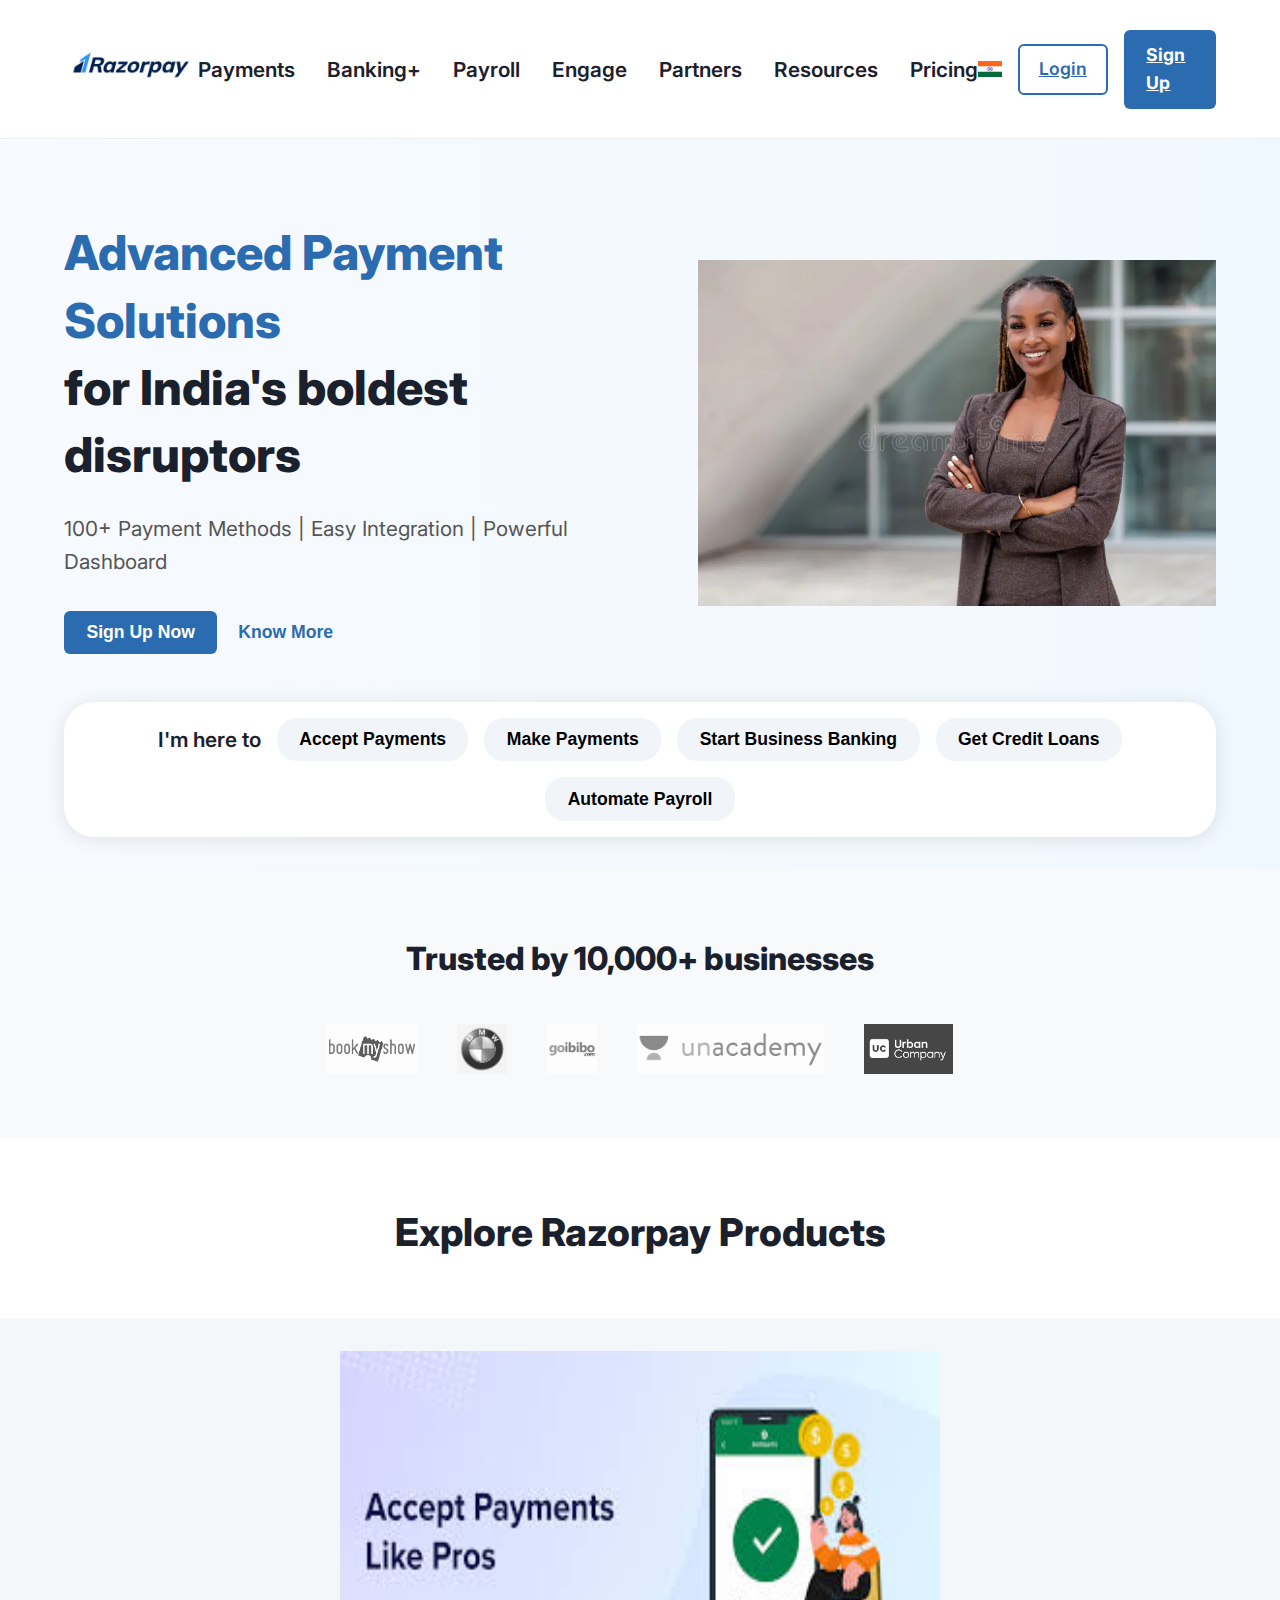
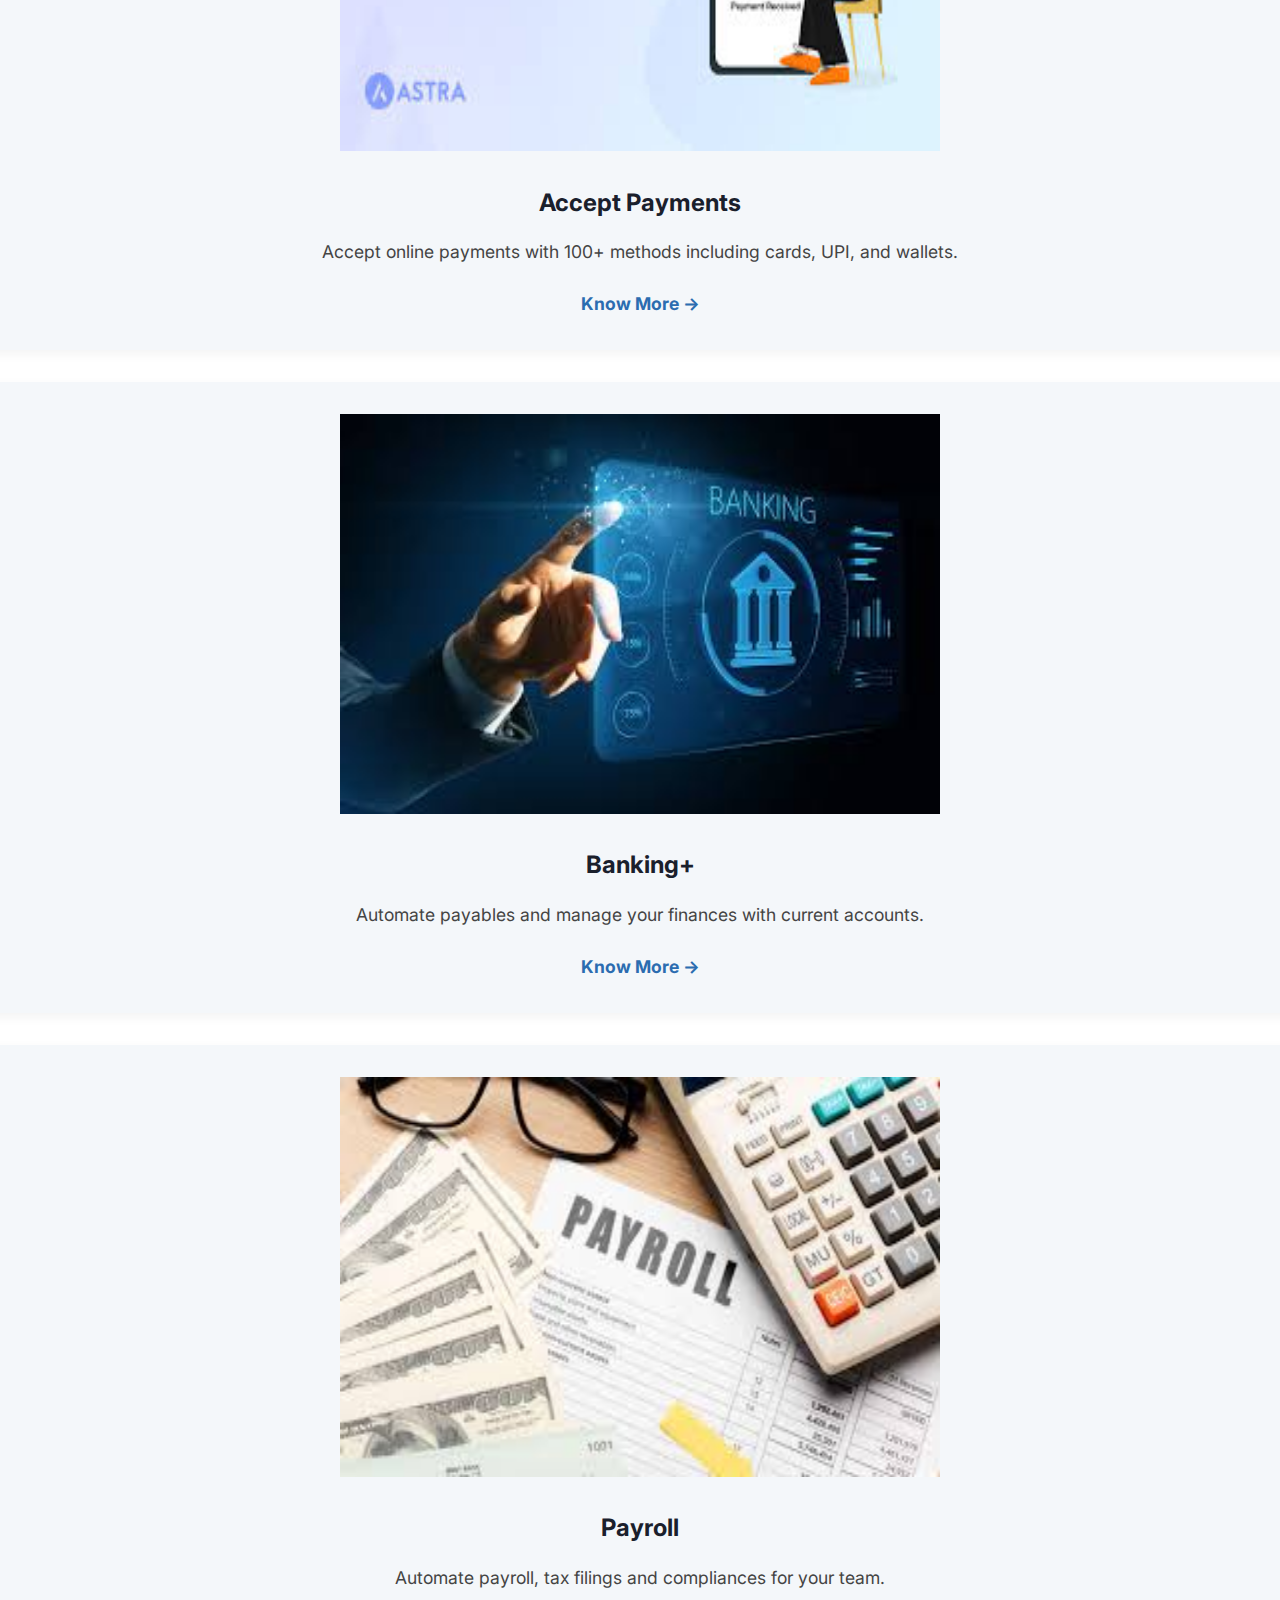
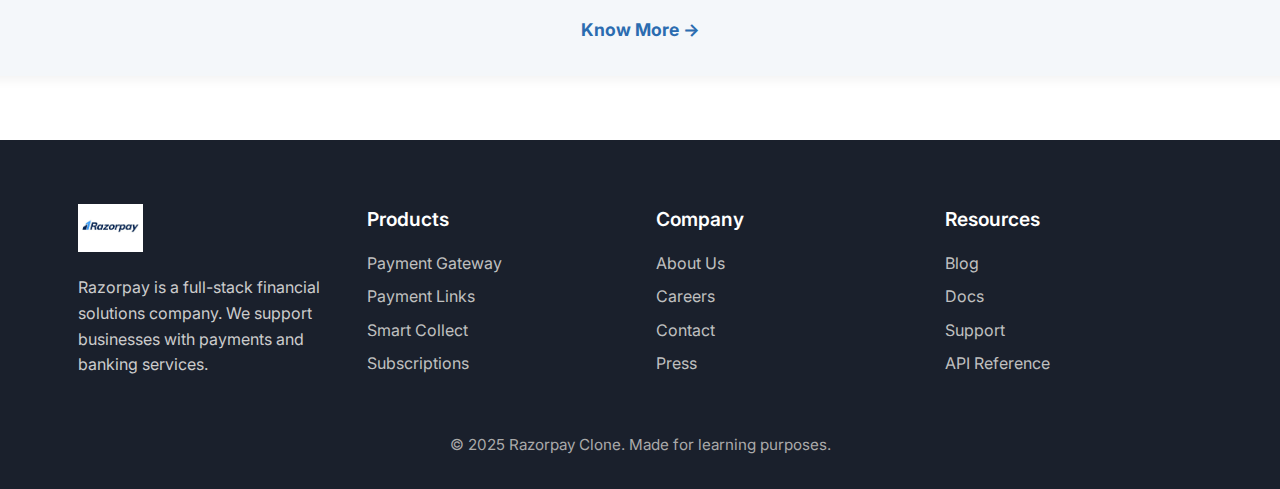
<file: index.html>
<!DOCTYPE html>
<html lang="en">
<head>
  <meta charset="UTF-8" />
  <meta name="viewport" content="width=device-width, initial-scale=1.0"/>
  <title>Razorpay Clone</title>
  <link rel="stylesheet" href="styles.css" />
  <link href="https://fonts.googleapis.com/css2?family=Inter:wght@400;600;700;800&display=swap" rel="stylesheet">
</head>
<body>
  <!-- Navbar -->
  <header class="navbar">
    <div class="container">
      <img src="assets/logo.png" alt="Razorpay Logo" class="logo" />
      <nav class="nav-menu">
        <a href="payments.html">Payments</a>
        <a href="banking.html">Banking+</a>
        <a href="payroll.html">Payroll</a>
        <a href="#">Engage</a>
        <a href="#">Partners</a>
        <a href="#">Resources</a>
        <a href="#">Pricing</a>
      </nav>
      <div class="nav-right">
        <img src="assets/india-flag.png" alt="flag" class="flag"/>
         <a href="login.html" class="btn-outline">Login</a>
         <a href="signup.html" class="btn-primary">Sign Up</a>
      </div>
    </div>
  </header>

  <!-- Hero Section -->
  <section class="hero">
    <div class="container hero-content">
      <div class="hero-text">
        <h1><span class="blue">Advanced Payment Solutions</span><br>for India's boldest disruptors</h1>
        <p>100+ Payment Methods | Easy Integration | Powerful Dashboard</p>
        <div class="cta-buttons">
          <button class="btn-primary">Sign Up Now</button>
          <button class="btn-link">Know More</button>
        </div>
      </div>
      <div class="hero-visual">
        <img src="assets/woman.png" class="hero-person" alt="woman" />
        
      </div>
    </div>
    <div class="hero-filter">
      <span>I'm here to</span>
      <button>Accept Payments</button>
      <button>Make Payments</button>
      <button>Start Business Banking</button>
      <button>Get Credit Loans</button>
      <button>Automate Payroll</button>
    </div>
  </section>
  <!-- Trusted Brands Section -->
<section class="brands">
  <div class="container">
    <p class="brands-title">Trusted by 10,000+ businesses</p>
    <div class="brands-logos">
      <img src="[data-uri]" alt="Brand 1" />
      <img src="[data-uri]" alt="Brand 2" />
      <img src="[data-uri]" alt="Brand 3" />
      <img src="[data-uri]" alt="Brand 4" />
      <img src="[data-uri]" alt="Brand 5" />
      <!-- Add more logos as needed -->
    </div>
  </div>
</section>

<!-- Feature Overview Section -->
<section class="features">
  <div class="container">
    <h2 class="features-title">Explore Razorpay Products</h2>
    <div class="feature-grid">
      <div class="feature-card">
        <img src="[data-uri]" alt="Accept Payments" />
        <h3>Accept Payments</h3>
        <p>Accept online payments with 100+ methods including cards, UPI, and wallets.</p>
        <a href="#">Know More →</a>
      </div>
      <div class="feature-card">
        <img src="[data-uri]" alt="Banking+" />
        <h3>Banking+</h3>
        <p>Automate payables and manage your finances with current accounts.</p>
        <a href="#">Know More →</a>
      </div>
      <div class="feature-card">
        <img src="[data-uri]" alt="Payroll" />
        <h3>Payroll</h3>
        <p>Automate payroll, tax filings and compliances for your team.</p>
        <a href="#">Know More →</a>
      </div>
    </div>
  </div>
</section>
<!-- Footer -->
<footer class="footer">
  <div class="container footer-grid">
    <div class="footer-col">
      <img src="assets/logo.png" alt="Razorpay" class="footer-logo" />
      <p class="footer-about">Razorpay is a full-stack financial solutions company. We support businesses with payments and banking services.</p>
    </div>
    <div class="footer-col">
      <h4>Products</h4>
      <ul>
        <li><a href="#">Payment Gateway</a></li>
        <li><a href="#">Payment Links</a></li>
        <li><a href="#">Smart Collect</a></li>
        <li><a href="#">Subscriptions</a></li>
      </ul>
    </div>
    <div class="footer-col">
      <h4>Company</h4>
      <ul>
        <li><a href="#">About Us</a></li>
        <li><a href="#">Careers</a></li>
        <li><a href="#">Contact</a></li>
        <li><a href="#">Press</a></li>
      </ul>
    </div>
    <div class="footer-col">
      <h4>Resources</h4>
      <ul>
        <li><a href="#">Blog</a></li>
        <li><a href="#">Docs</a></li>
        <li><a href="#">Support</a></li>
        <li><a href="#">API Reference</a></li>
      </ul>
    </div>
  </div>
  <div class="footer-bottom">
    <p>© 2025 Razorpay Clone. Made for learning purposes.</p>
  </div>
</footer>


</body>
</html>
</file>
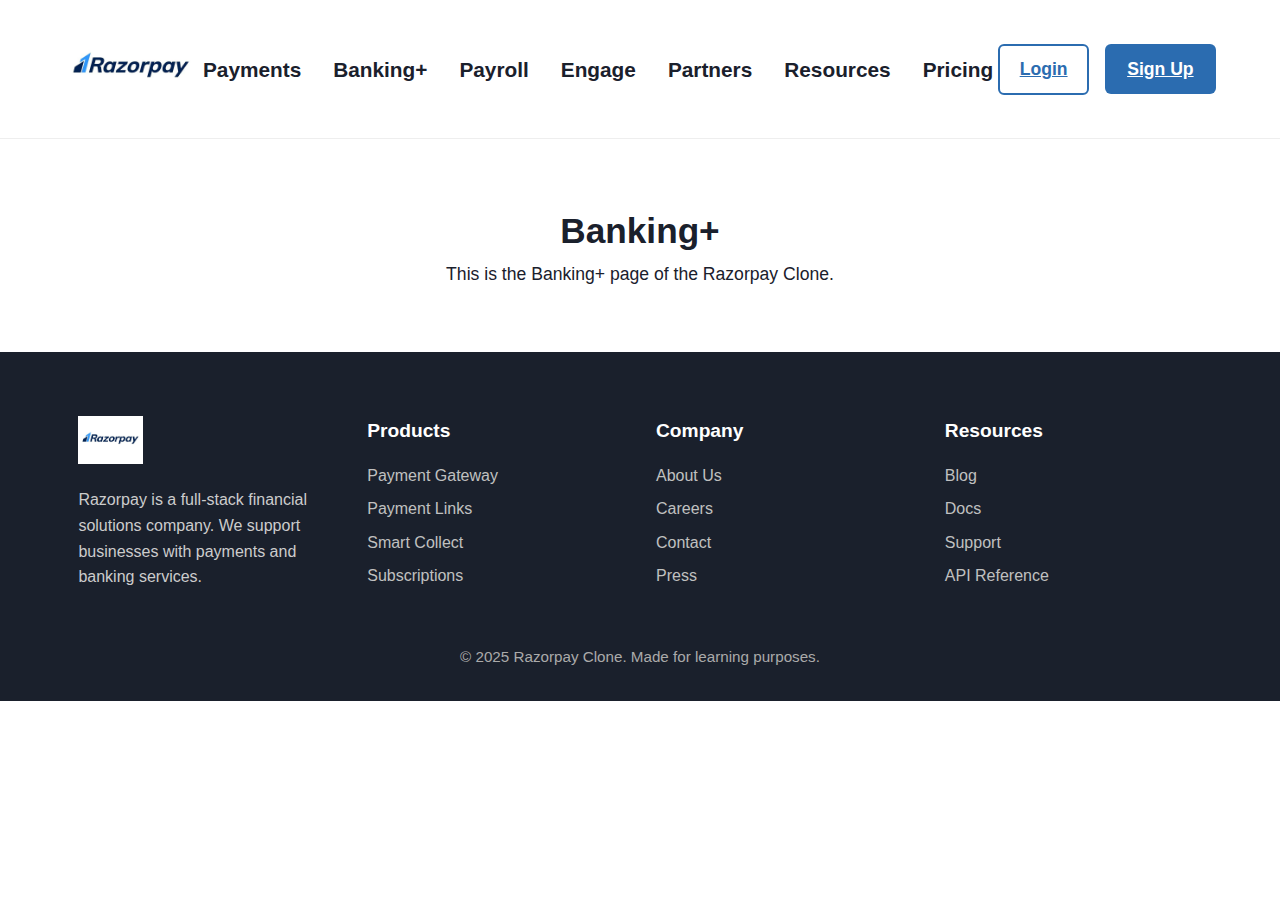
<file: banking.html>
<!DOCTYPE html>
<html lang="en">
<head>
  <meta charset="UTF-8">
  <title>Payments</title>
  <link rel="stylesheet" href="styles.css">
</head>
<body>
  <header class="navbar">
    <div class="container">
      <img src="assets/logo.png" alt="Razorpay Logo" class="logo" />
      <nav class="nav-menu">
        <a href="payments.html">Payments</a>
        <a href="banking.html">Banking+</a>
        <a href="payroll.html">Payroll</a>
        <a href="#">Engage</a>
        <a href="#">Partners</a>
        <a href="#">Resources</a>
        <a href="#">Pricing</a>
      </nav>
      <div class="nav-right">
        <a href="login.html" class="btn-outline">Login</a>
        <a href="signup.html" class="btn-primary">Sign Up</a>
      </div>
    </div>
  </header>

  <main class="container" style="padding: 4rem 1rem; text-align: center;">
    <h1>Banking+</h1>
    <p>This is the Banking+ page of the Razorpay Clone.</p>
  </main>

<!-- Footer -->
 
<footer class="footer">
  <div class="container footer-grid">
    <div class="footer-col">
      <img src="assets/logo.png" alt="Razorpay" class="footer-logo" />
      <p class="footer-about">Razorpay is a full-stack financial solutions company. We support businesses with payments and banking services.</p>
    </div>
    <div class="footer-col">
      <h4>Products</h4>
      <ul>
        <li><a href="#">Payment Gateway</a></li>
        <li><a href="#">Payment Links</a></li>
        <li><a href="#">Smart Collect</a></li>
        <li><a href="#">Subscriptions</a></li>
      </ul>
    </div>
    <div class="footer-col">
      <h4>Company</h4>
      <ul>
        <li><a href="#">About Us</a></li>
        <li><a href="#">Careers</a></li>
        <li><a href="#">Contact</a></li>
        <li><a href="#">Press</a></li>
      </ul>
    </div>
    <div class="footer-col">
      <h4>Resources</h4>
      <ul>
        <li><a href="#">Blog</a></li>
        <li><a href="#">Docs</a></li>
        <li><a href="#">Support</a></li>
        <li><a href="#">API Reference</a></li>
      </ul>
    </div>
  </div>
  <div class="footer-bottom">
    <p>© 2025 Razorpay Clone. Made for learning purposes.</p>
  </div>
</footer>
</body>
</html>
</file>
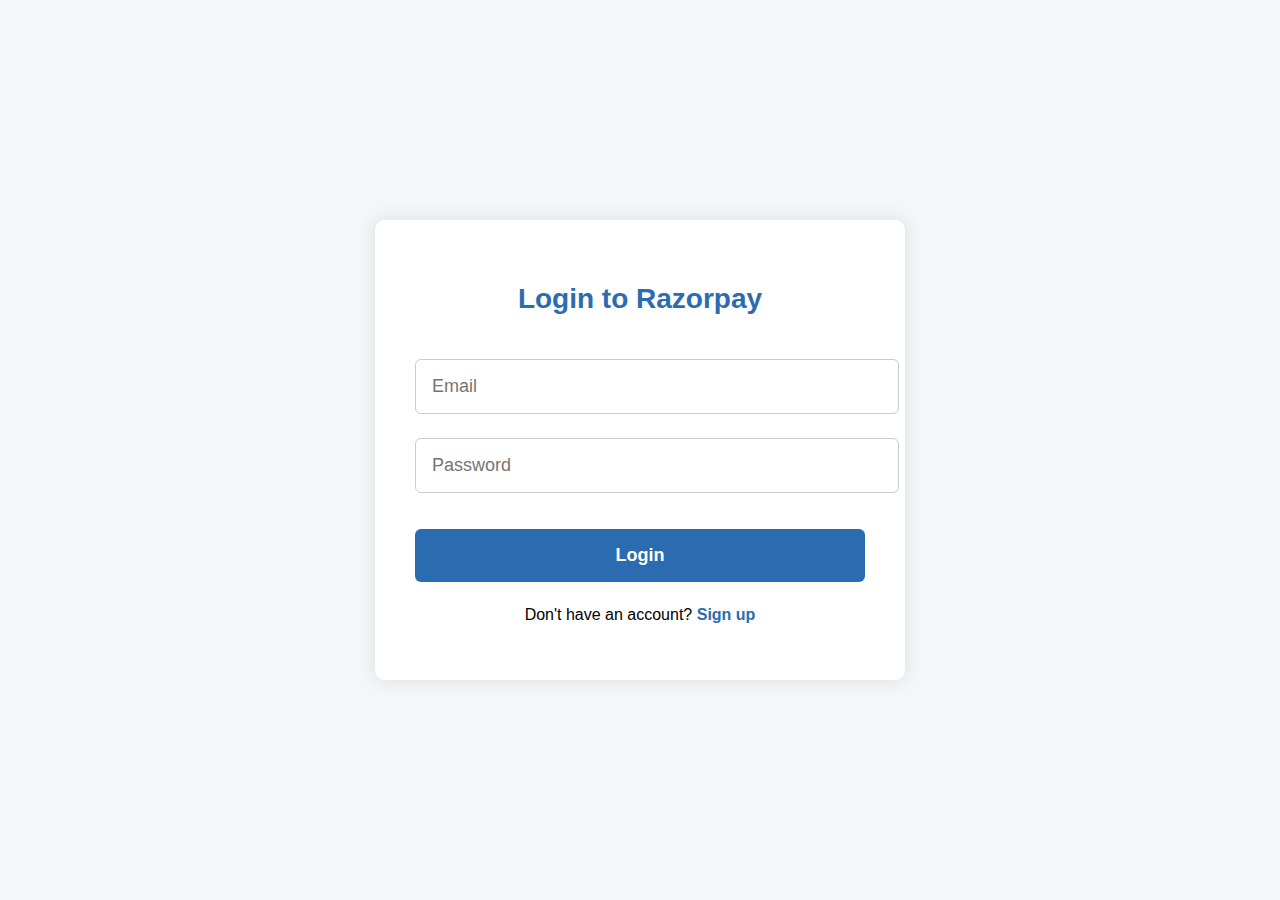
<file: login.html>
<!DOCTYPE html>
<html lang="en">
<head>
  <meta charset="UTF-8" />
  <meta name="viewport" content="width=device-width, initial-scale=1.0"/>
  <title>Login</title>
  <link rel="stylesheet" href="auth.css" />
</head>
<body>
    
  <div class="auth-container">
    <h2>Login to Razorpay</h2>
    <form>
      <input type="email" placeholder="Email" required />
      <input type="password" placeholder="Password" required />
      <button type="submit">Login</button>
      <p>Don't have an account? <a href="signup.html">Sign up</a></p>
    </form>
  </div>
  <script src="script.js"></script>
</body>
</html>
</file>
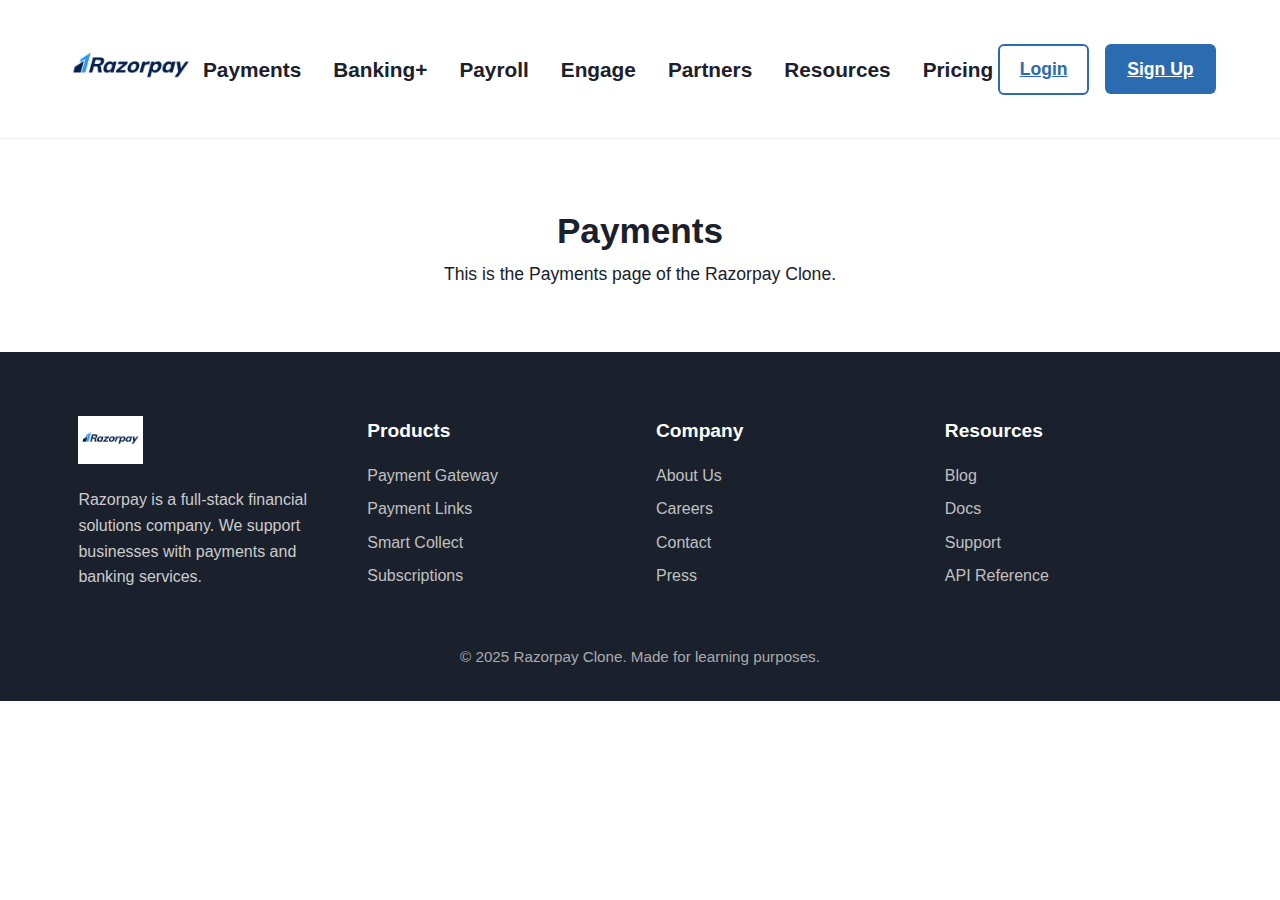
<file: payments.html>
<!DOCTYPE html>
<html lang="en">
<head>
  <meta charset="UTF-8">
  <title>Payments</title>
  <link rel="stylesheet" href="styles.css">
</head>
<body>
  <header class="navbar">
    <div class="container">
      <img src="assets/logo.png" alt="Razorpay Logo" class="logo" />
      <nav class="nav-menu">
        <a href="payments.html">Payments</a>
        <a href="banking.html">Banking+</a>
        <a href="payroll.html">Payroll</a>
        <a href="#">Engage</a>
        <a href="#">Partners</a>
        <a href="#">Resources</a>
        <a href="#">Pricing</a>
      </nav>
      <div class="nav-right">
        <a href="login.html" class="btn-outline">Login</a>
        <a href="signup.html" class="btn-primary">Sign Up</a>
      </div>
    </div>
  </header>

  <main class="container" style="padding: 4rem 1rem; text-align: center;">
    <h1>Payments</h1>
    <p>This is the Payments page of the Razorpay Clone.</p>
  </main>

<!-- Footer -->
 
<footer class="footer">
  <div class="container footer-grid">
    <div class="footer-col">
      <img src="assets/logo.png" alt="Razorpay" class="footer-logo" />
      <p class="footer-about">Razorpay is a full-stack financial solutions company. We support businesses with payments and banking services.</p>
    </div>
    <div class="footer-col">
      <h4>Products</h4>
      <ul>
        <li><a href="#">Payment Gateway</a></li>
        <li><a href="#">Payment Links</a></li>
        <li><a href="#">Smart Collect</a></li>
        <li><a href="#">Subscriptions</a></li>
      </ul>
    </div>
    <div class="footer-col">
      <h4>Company</h4>
      <ul>
        <li><a href="#">About Us</a></li>
        <li><a href="#">Careers</a></li>
        <li><a href="#">Contact</a></li>
        <li><a href="#">Press</a></li>
      </ul>
    </div>
    <div class="footer-col">
      <h4>Resources</h4>
      <ul>
        <li><a href="#">Blog</a></li>
        <li><a href="#">Docs</a></li>
        <li><a href="#">Support</a></li>
        <li><a href="#">API Reference</a></li>
      </ul>
    </div>
  </div>
  <div class="footer-bottom">
    <p>© 2025 Razorpay Clone. Made for learning purposes.</p>
  </div>
</footer>
</body>
</html>
</file>
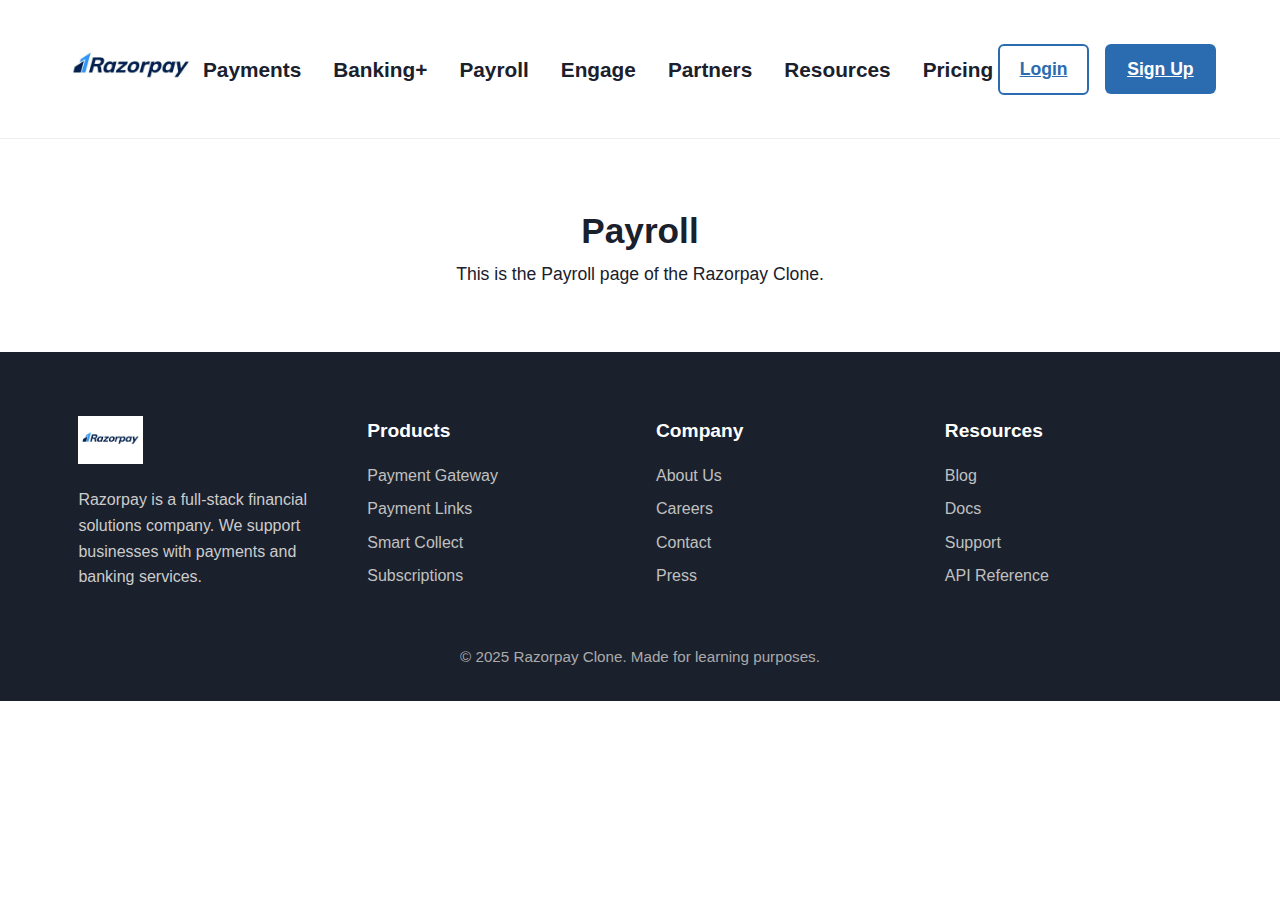
<file: payroll.html>
<!DOCTYPE html>
<html lang="en">
<head>
  <meta charset="UTF-8">
  <title>Payments</title>
  <link rel="stylesheet" href="styles.css">
</head>
<body>
  <header class="navbar">
    <div class="container">
      <img src="assets/logo.png" alt="Razorpay Logo" class="logo" />
      <nav class="nav-menu">
        <a href="payments.html">Payments</a>
        <a href="banking.html">Banking+</a>
        <a href="payroll.html">Payroll</a>
        <a href="#">Engage</a>
        <a href="#">Partners</a>
        <a href="#">Resources</a>
        <a href="#">Pricing</a>
      </nav>
      <div class="nav-right">
        <a href="login.html" class="btn-outline">Login</a>
        <a href="signup.html" class="btn-primary">Sign Up</a>
      </div>
    </div>
  </header>

  <main class="container" style="padding: 4rem 1rem; text-align: center;">
    <h1>Payroll</h1>
    <p>This is the Payroll page of the Razorpay Clone.</p>
  </main>

<!-- Footer -->
 
<footer class="footer">
  <div class="container footer-grid">
    <div class="footer-col">
      <img src="assets/logo.png" alt="Razorpay" class="footer-logo" />
      <p class="footer-about">Razorpay is a full-stack financial solutions company. We support businesses with payments and banking services.</p>
    </div>
    <div class="footer-col">
      <h4>Products</h4>
      <ul>
        <li><a href="#">Payment Gateway</a></li>
        <li><a href="#">Payment Links</a></li>
        <li><a href="#">Smart Collect</a></li>
        <li><a href="#">Subscriptions</a></li>
      </ul>
    </div>
    <div class="footer-col">
      <h4>Company</h4>
      <ul>
        <li><a href="#">About Us</a></li>
        <li><a href="#">Careers</a></li>
        <li><a href="#">Contact</a></li>
        <li><a href="#">Press</a></li>
      </ul>
    </div>
    <div class="footer-col">
      <h4>Resources</h4>
      <ul>
        <li><a href="#">Blog</a></li>
        <li><a href="#">Docs</a></li>
        <li><a href="#">Support</a></li>
        <li><a href="#">API Reference</a></li>
      </ul>
    </div>
  </div>
  <div class="footer-bottom">
    <p>© 2025 Razorpay Clone. Made for learning purposes.</p>
  </div>
</footer>
</body>
</html>
</file>
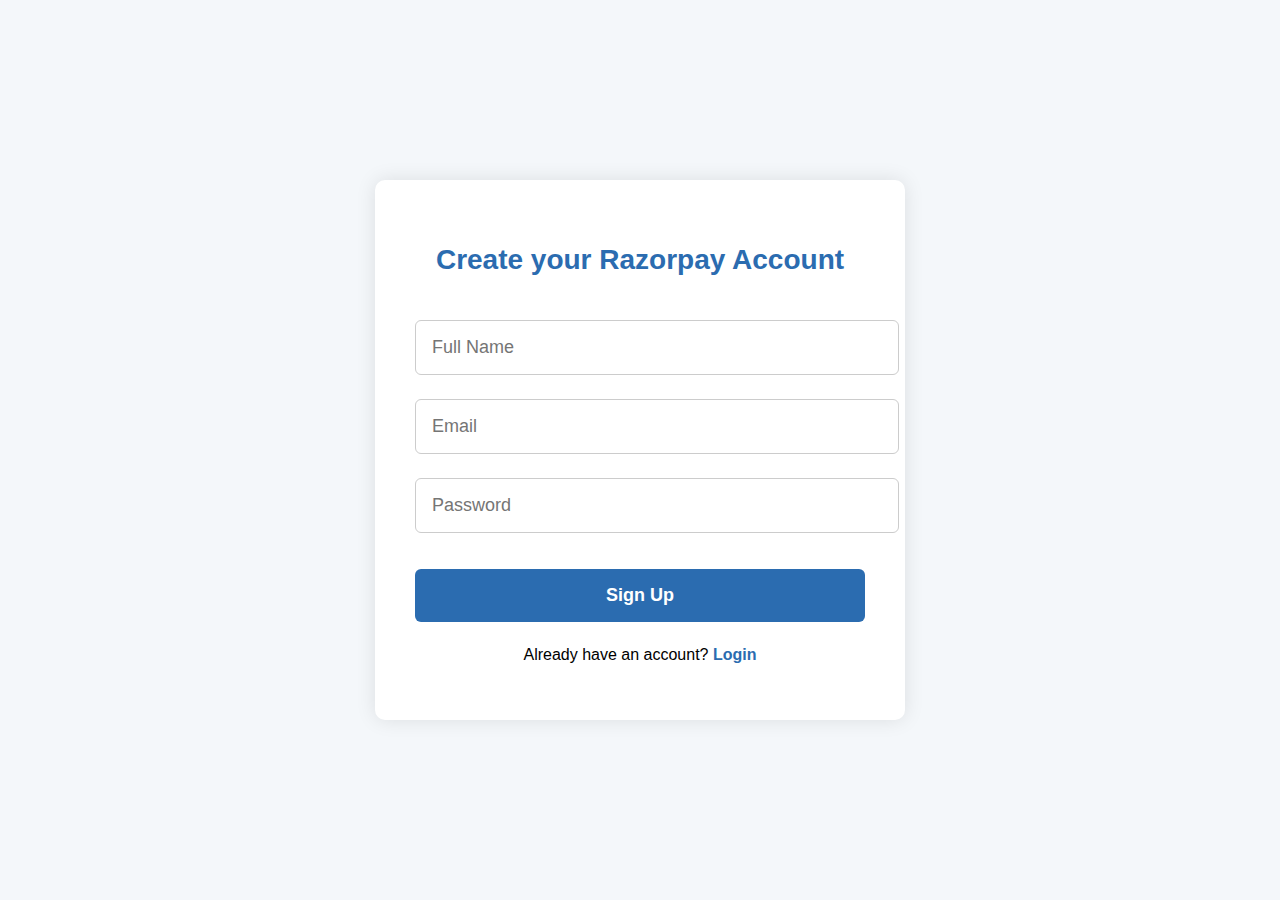
<file: signup.html>
<!DOCTYPE html>
<html lang="en">
<head>
  <meta charset="UTF-8" />
  <meta name="viewport" content="width=device-width, initial-scale=1.0"/>
  <title>Sign Up</title>
  <link rel="stylesheet" href="auth.css" />
</head>
<body>
    
  <div class="auth-container">
    <h2>Create your Razorpay Account</h2>
    <form>
      <input type="text" placeholder="Full Name" required />
      <input type="email" placeholder="Email" required />
      <input type="password" placeholder="Password" required />
      <button type="submit">Sign Up</button>
      <p>Already have an account? <a href="login.html">Login</a></p>
    </form>
  </div>
  <script src="script.js"></script>
</body>
</html>
</file>
<file: styles.css>
:root {
  --blue: #2b6cb0;
  --dark: #1a202c;
  --gray: #555;
  --light: #f4f7fa;
  --font-xl: 3rem;
  --font-lg: 2rem;
  --font-md: 1.3rem;
  --font-base: 1.1rem;
}

* {
  margin: 0;
  padding: 0;
  box-sizing: border-box;
}

body {
  font-family: 'Inter', sans-serif;
  background: #fff;
  margin: 0;
  padding: 0;
  color: var(--dark);
  font-size: var(--font-base);
  line-height: 1.6;
}

/* Utilities */
.container {
  width: 90%;
  max-width: 1200px;
  margin: auto;
}

/* Navbar */
.navbar {
  padding: 1.2rem 0;
  border-bottom: 1px solid #eee;
  background-color: #fff;
}

.navbar .container {
  display: flex;
  justify-content: space-between;
  align-items: center;
}

.logo {
  height: 100px; /* or try 64px, 72px based on your layout */
}

.nav-menu {
  display: flex;
  gap: 2rem;
}

.nav-menu a {
  text-decoration: none;
  color: var(--dark);
  font-weight: 600;
  font-size: var(--font-md);
}

.nav-right {
  display: flex;
  align-items: center;
  gap: 1rem;
}

.flag {
  width: 24px;
  height: auto;
}

.btn-outline {
  padding: 0.6rem 1.2rem;
  border: 2px solid var(--blue);
  background: #fff;
  color: var(--blue);
  font-weight: 600;
  font-size: var(--font-base);
  border-radius: 6px;
  cursor: pointer;
}

.btn-primary {
  padding: 0.7rem 1.4rem;
  background-color: var(--blue);
  color: white;
  border: none;
  border-radius: 6px;
  font-weight: 700;
  font-size: var(--font-base);
  cursor: pointer;
}

.btn-link {
  padding-left: 1rem;
  background: none;
  color: var(--blue);
  border: none;
  font-weight: 600;
  font-size: var(--font-base);
  cursor: pointer;
}

/* Hero Section */
.hero {
  background: linear-gradient(to right, #f7fafe, #f0f8ff);
  padding: 5rem 0 2rem;
  position: relative;
}

.hero-content {
  display: flex;
  justify-content: space-between;
  align-items: center;
  flex-wrap: wrap;
  gap: 2rem;
}

.hero-text {
  flex: 1;
  max-width: 50%;
}

.hero-text h1 {
  font-size: var(--font-xl);
  font-weight: 800;
  line-height: 1.4;
}

.hero-text h1 .blue {
  color: var(--blue);
}

.hero-text p {
  margin-top: 1.5rem;
  font-size: var(--font-md);
  color: var(--gray);
}

.cta-buttons {
  margin-top: 2rem;
}

.hero-visual {
  position: relative;
  flex: 1;
  max-width: 45%;
  text-align: center;
}

.hero-person {
  max-width: 100%;
  height: auto;
  z-index: 1;
}

.hero-ui {
  position: absolute;
  top: 20%;
  right: -10%;
  width: 240px;
  z-index: 2;
}

/* Filter Bar */
.hero-filter {
  background: #fff;
  border-radius: 30px;
  box-shadow: 0 2px 20px rgba(0,0,0,0.1);
  padding: 1rem 2rem;
  max-width: 90%;
  margin: 3rem auto 0;
  display: flex;
  gap: 1rem;
  flex-wrap: wrap;
  justify-content: center;
  align-items: center;
}

.hero-filter span {
  font-weight: 600;
  font-size: var(--font-md);
}

.hero-filter button {
  background: #f1f5f9;
  border: none;
  padding: 0.7rem 1.4rem;
  border-radius: 20px;
  font-weight: 600;
  font-size: var(--font-base);
  cursor: pointer;
}

/* Trusted Brands */
.brands {
  padding: 4rem 0;
  background: #f8f9fb;
  text-align: center;
}

.brands-title {
  font-size: var(--font-lg);
  font-weight: 800;
  margin-bottom: 2.5rem;
}

.brands-logos {
  display: flex;
  justify-content: center;
  align-items: center;
  gap: 2.5rem;
  flex-wrap: wrap;
}

.brands-logos img {
  height: 50px;
  object-fit: contain;
  filter: grayscale(100%);
  opacity: 0.8;
  transition: all 0.3s ease;
}

.brands-logos img:hover {
  filter: grayscale(0%);
  opacity: 1;
}

/* Feature Overview */
.features {
  padding: 4rem 0;
  background: #ffffff;
}

.features-title {
  font-size: 2.4rem;
  font-weight: 800;
  text-align: center;
  margin-bottom: 3.5rem;
}

.feature-grid {
  display: flex;
  flex-direction: column;
  gap: 2rem;
  align-items: center;
}

.feature-card {
  background: #f4f7fa;
  padding: 2rem;
  width: 1500px;
  border-radius: 12px;
  text-align: center;
  transition: transform 0.2s ease;
  box-shadow: 0 4px 12px rgba(0,0,0,0.05);
}

.feature-card:hover {
  transform: translateY(-6px);
}

.feature-card img {
  height: 400px; /* Drastically increased size */
  margin-bottom: 1.5rem;
  width: 600px;
}


.feature-card h3 {
  font-size: 1.5rem;
  font-weight: 700;
  margin-bottom: 1rem;
}

.feature-card p {
  font-size: 1.1rem;
  color: #444;
  margin-bottom: 1.5rem;
}

.feature-card a {
  text-decoration: none;
  color: var(--blue);
  font-size: 1.1rem;
  font-weight: 700;
}

.footer {
  background-color: #1a202c;
  color: #f8f8f8;
  padding: 4rem 1rem 2rem;
  font-size: 1rem;
}

.footer-grid {
  display: flex;
  flex-wrap: wrap;
  gap: 2rem;
  justify-content: space-between;
}

.footer-col {
  flex: 1 1 200px;
  min-width: 200px;
}

.footer-logo {
  height: 48px;
  margin-bottom: 1rem;
}

.footer-about {
  font-size: 1rem;
  color: #ccc;
  line-height: 1.6;
}

.footer-col h4 {
  font-size: 1.2rem;
  margin-bottom: 1rem;
  font-weight: 600;
  color: #fff;
}

.footer-col ul {
  list-style: none;
  padding: 0;
}

.footer-col ul li {
  margin-bottom: 0.5rem;
}

.footer-col ul li a {
  text-decoration: none;
  color: #c0c0c0;
  transition: color 0.3s ease;
}

.footer-col ul li a:hover {
  color: #fff;
}

.footer-bottom {
  text-align: center;
  margin-top: 3rem;
  font-size: 0.95rem;
  color: #aaa;
}
</file>
<file: auth.css>
body {
  font-family: sans-serif;
  background: #f4f7fa;
  display: flex;
  align-items: center;
  justify-content: center;
  height: 100vh;
  margin: 0;
  font-size: 18px; /* Increased base font size */
}

.auth-container {
  background: white;
  padding: 2.5rem;
  border-radius: 10px;
  width: 100%;
  max-width: 450px;
  box-shadow: 0 0 20px rgba(0,0,0,0.1);
}

.auth-container h2 {
  margin-bottom: 2rem;
  color: #2b6cb0;
  font-size: 28px;
  text-align: center;
}

.auth-container input {
  width: 100%;
  padding: 1rem;
  margin: 0.75rem 0;
  border: 1px solid #ccc;
  border-radius: 6px;
  font-size: 18px;
}

.auth-container button {
  width: 100%;
  padding: 1rem;
  background: #2b6cb0;
  border: none;
  color: white;
  font-weight: bold;
  border-radius: 6px;
  margin-top: 1.5rem;
  font-size: 18px;
  cursor: pointer;
}

.auth-container button:hover {
  background: #1a4d87;
}

.auth-container p {
  margin-top: 1.5rem;
  text-align: center;
  font-size: 16px;
}

.auth-container a {
  color: #2b6cb0;
  text-decoration: none;
  font-weight: bold;
}

.auth-container a:hover {
  text-decoration: underline;
}
</file>
